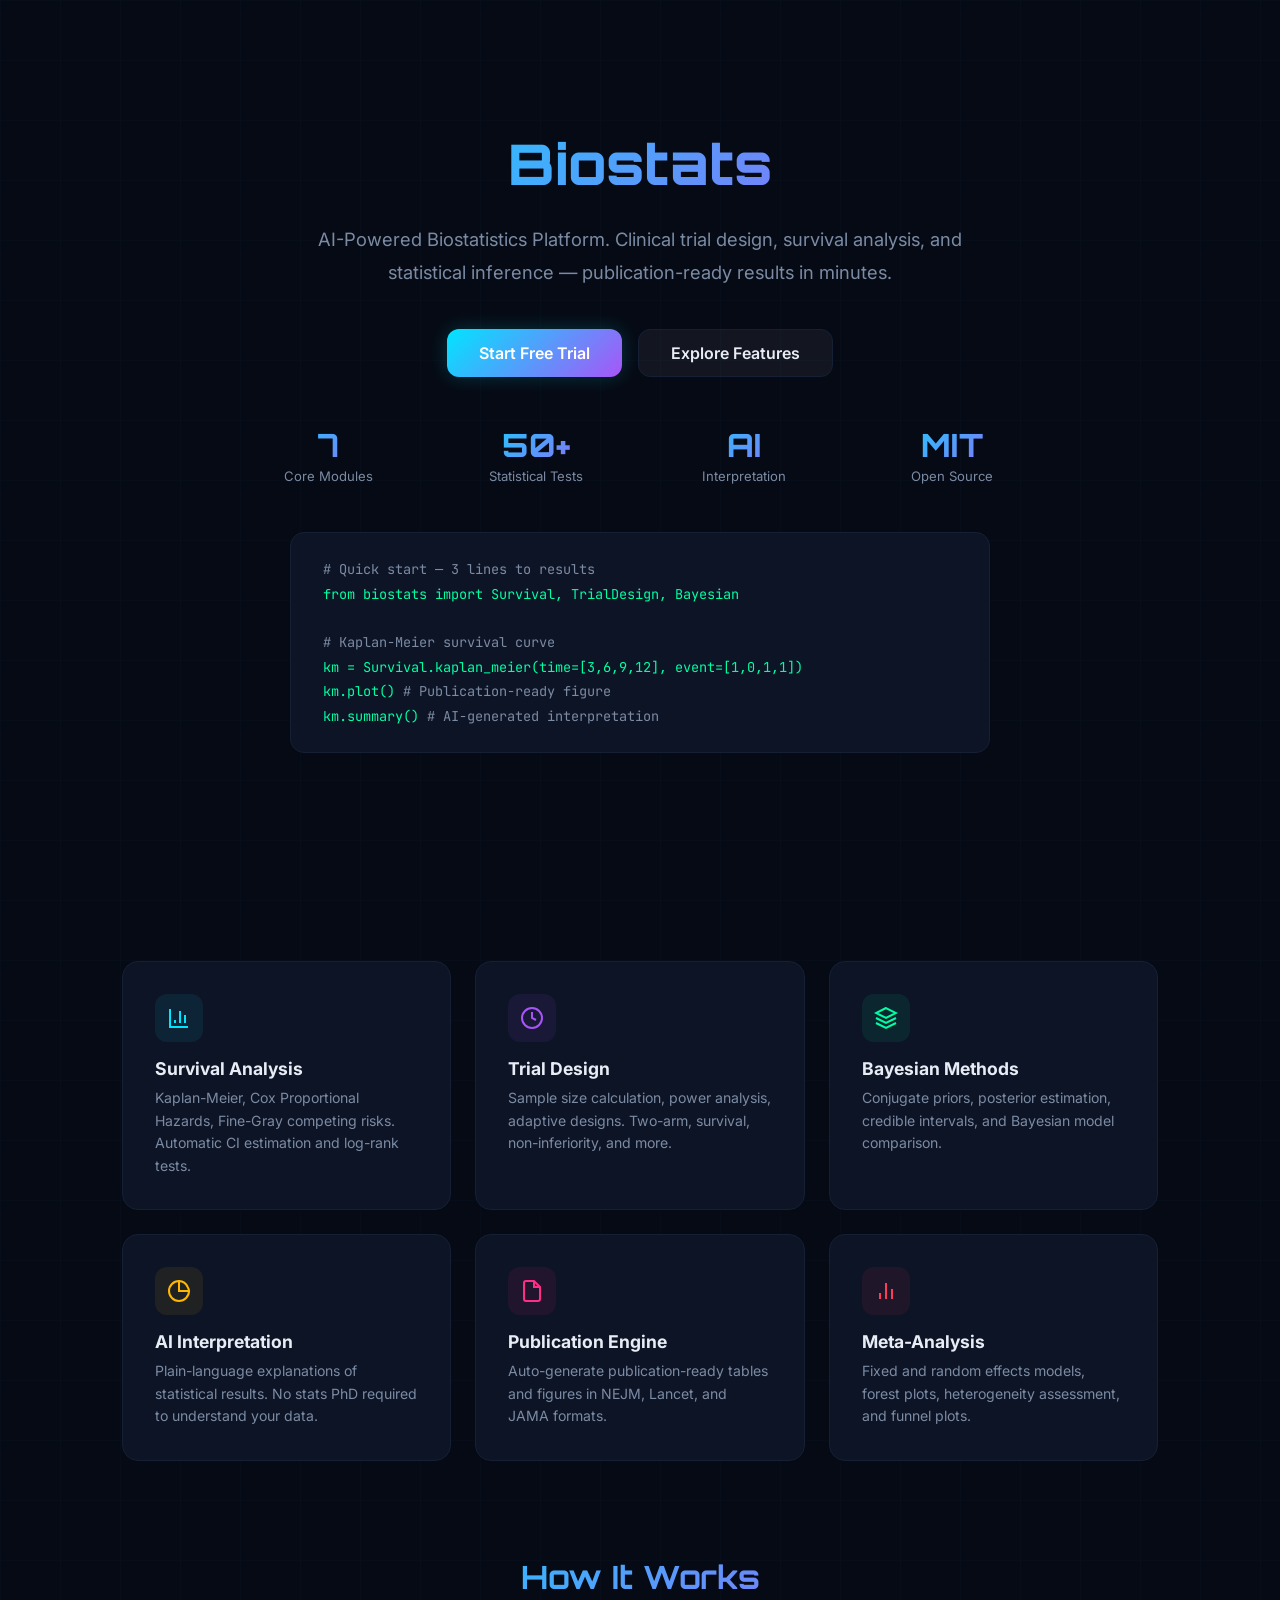
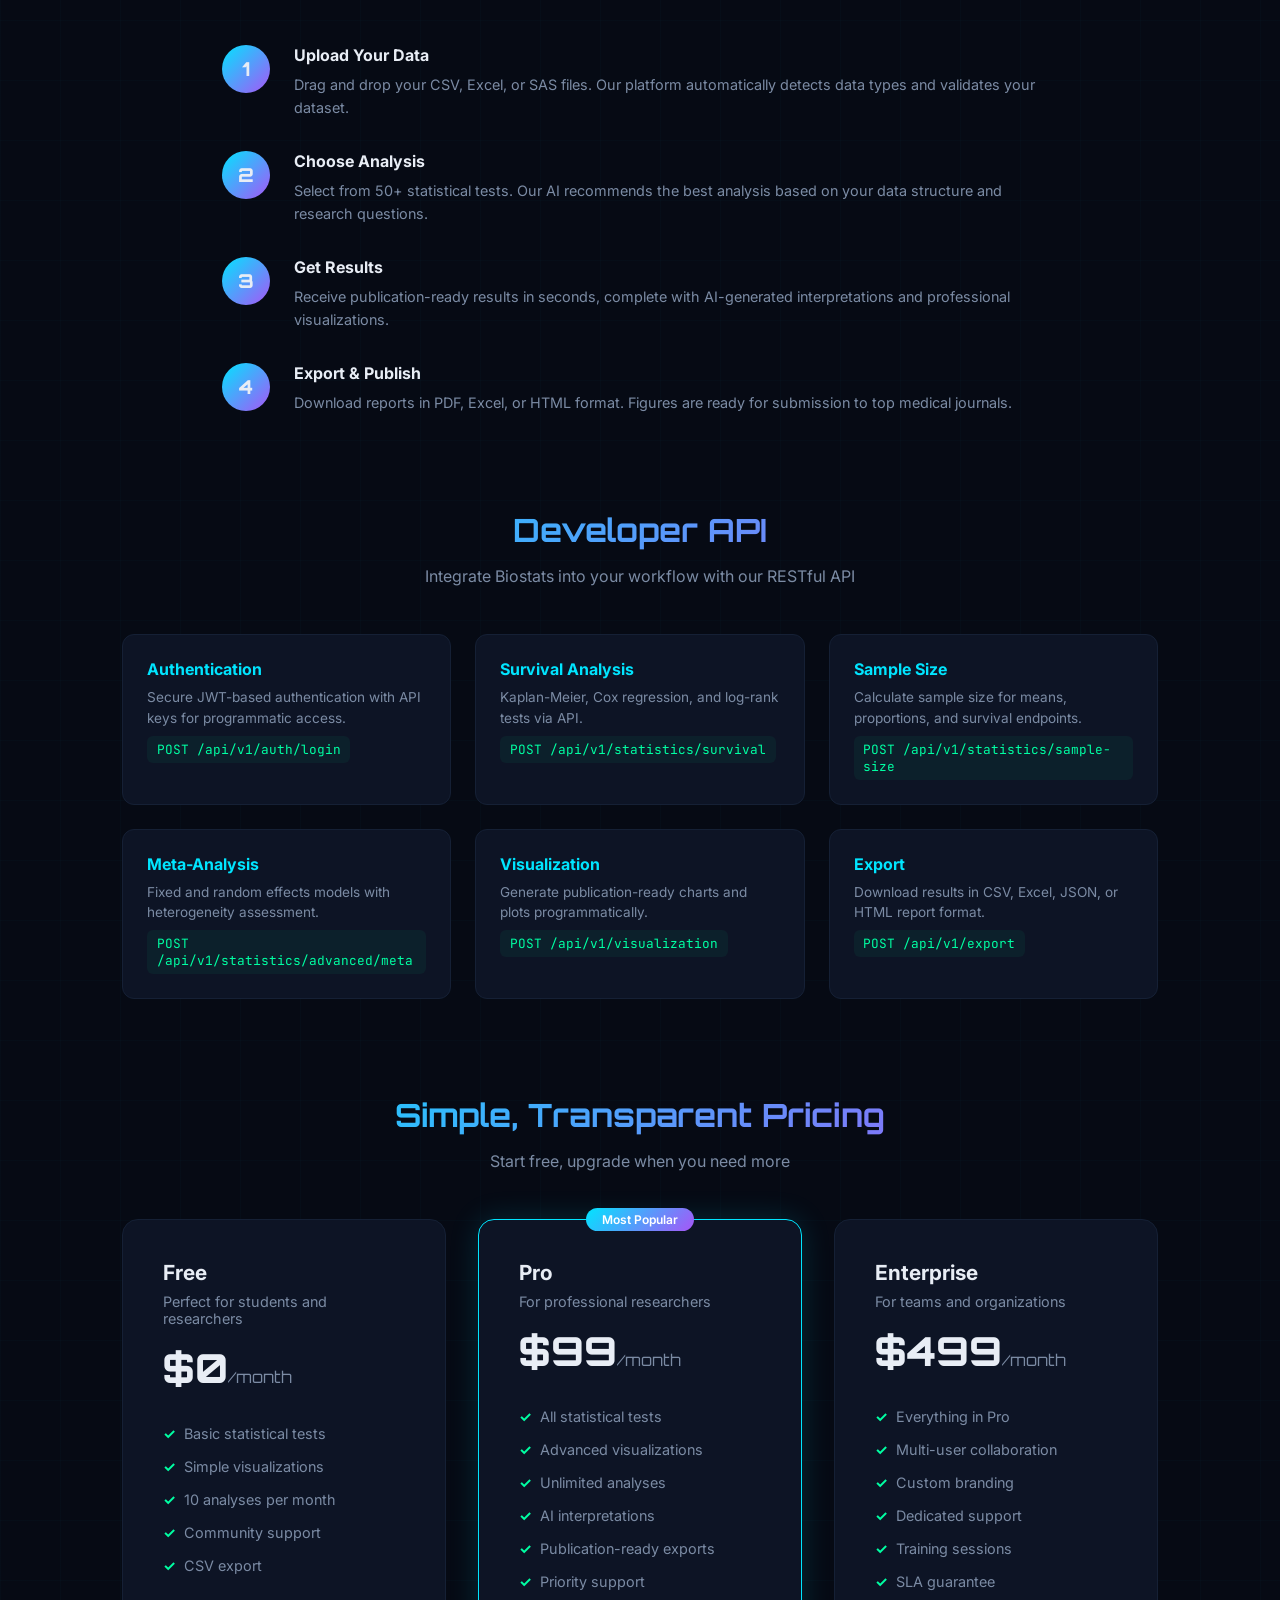
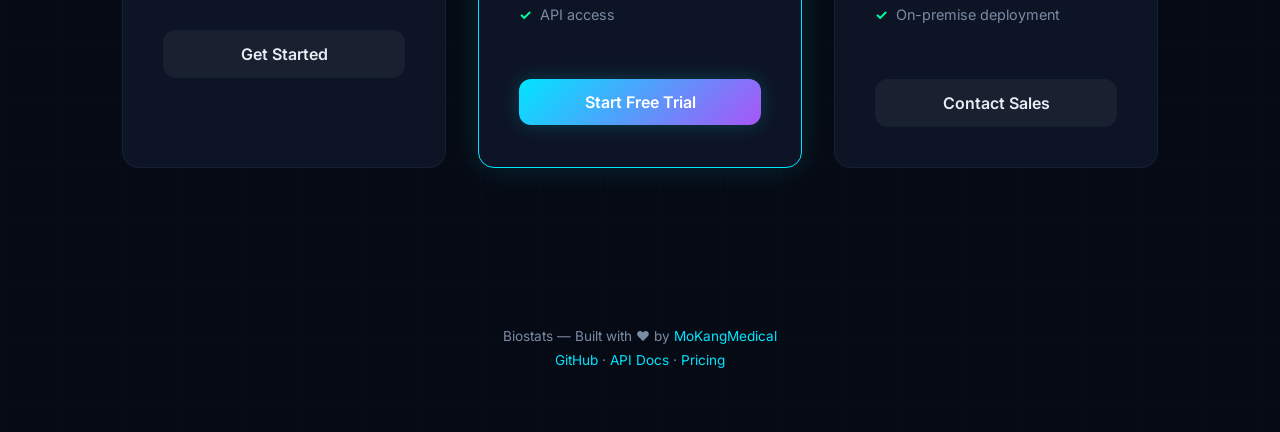
<file: docs/index.html>
<!DOCTYPE html>
<html lang="en">
<head>
<meta charset="UTF-8">
<meta name="viewport" content="width=device-width, initial-scale=1.0">
<title>Biostats — AI-Powered Biostatistics Platform</title>
<meta name="description" content="Clinical trial design, survival analysis, and statistical inference powered by AI. Publication-ready results in minutes.">
<link rel="preconnect" href="https://fonts.googleapis.com">
<link href="https://fonts.googleapis.com/css2?family=Inter:wght@400;500;600;700;800&family=JetBrains+Mono:wght@400;500&family=Orbitron:wght@500;700;800&display=swap" rel="stylesheet">
<style>
*{margin:0;padding:0;box-sizing:border-box}
:root{--bg:#060a14;--card:#0d1425;--border:#152035;--text:#e8edf5;--dim:#7b8ba4;--cyan:#00e5ff;--purple:#a855f7;--green:#00ffa3;--orange:#ffb800;--grad:linear-gradient(135deg,#00e5ff,#a855f7)}
body{background:var(--bg);color:var(--text);font-family:'Inter',sans-serif;min-height:100vh;background-image:linear-gradient(rgba(0,229,255,.015) 1px,transparent 1px),linear-gradient(90deg,rgba(0,229,255,.015) 1px,transparent 1px);background-size:60px 60px;-webkit-font-smoothing:antialiased}
.hero{text-align:center;padding:8rem 2rem 6rem;max-width:900px;margin:0 auto}
.hero h1{font-family:'Orbitron',sans-serif;font-size:clamp(2rem,5vw,3.5rem);font-weight:800;background:var(--grad);-webkit-background-clip:text;-webkit-text-fill-color:transparent;margin-bottom:1.5rem}
.hero p{color:var(--dim);font-size:1.15rem;line-height:1.8;max-width:650px;margin:0 auto 2.5rem}
.btn{display:inline-flex;align-items:center;gap:.5rem;padding:.8rem 2rem;border-radius:12px;font-size:1rem;font-weight:600;text-decoration:none;transition:all .3s;border:none;cursor:pointer}
.btn-primary{background:var(--grad);color:#fff;box-shadow:0 0 20px rgba(0,229,255,.2)}
.btn-primary:hover{transform:translateY(-2px);box-shadow:0 0 30px rgba(0,229,255,.35)}
.btn-ghost{background:rgba(255,255,255,.05);color:var(--text);border:1px solid var(--border)}
.btn-ghost:hover{border-color:var(--cyan)}
.features{display:grid;grid-template-columns:repeat(auto-fit,minmax(280px,1fr));gap:1.5rem;max-width:1100px;margin:4rem auto;padding:0 2rem}
.feature{background:var(--card);border:1px solid var(--border);border-radius:16px;padding:2rem;transition:all .3s}
.feature:hover{border-color:rgba(0,229,255,.2);transform:translateY(-3px);box-shadow:0 0 30px rgba(0,229,255,.05)}
.feature h3{font-size:1.1rem;margin-bottom:.5rem}
.feature p{color:var(--dim);font-size:.88rem;line-height:1.6}
.feature .ico{width:48px;height:48px;border-radius:12px;display:flex;align-items:center;justify-content:center;margin-bottom:1rem;font-size:1.3rem}
.code-block{background:var(--card);border:1px solid var(--border);border-radius:14px;padding:1.5rem 2rem;max-width:700px;margin:3rem auto;font-family:'JetBrains Mono',monospace;font-size:.85rem;color:var(--green);overflow-x:auto;text-align:left;line-height:1.8}
.code-block .comment{color:var(--dim)}
.stats{display:grid;grid-template-columns:repeat(4,1fr);gap:2rem;max-width:800px;margin:0 auto 3rem}
.stat-val{font-family:'Orbitron',sans-serif;font-size:2rem;font-weight:800;background:var(--grad);-webkit-background-clip:text;-webkit-text-fill-color:transparent}
.stat-lbl{font-size:.82rem;color:var(--dim);margin-top:.2rem}

/* Pricing Section */
.pricing{max-width:1100px;margin:6rem auto;padding:0 2rem}
.pricing h2{text-align:center;font-family:'Orbitron',sans-serif;font-size:2rem;margin-bottom:1rem;background:var(--grad);-webkit-background-clip:text;-webkit-text-fill-color:transparent}
.pricing>p{text-align:center;color:var(--dim);margin-bottom:3rem}
.pricing-grid{display:grid;grid-template-columns:repeat(auto-fit,minmax(300px,1fr));gap:2rem}
.price-card{background:var(--card);border:1px solid var(--border);border-radius:16px;padding:2.5rem;position:relative;transition:all .3s}
.price-card:hover{transform:translateY(-5px);box-shadow:0 0 40px rgba(0,229,255,.1)}
.price-card.popular{border-color:var(--cyan);box-shadow:0 0 30px rgba(0,229,255,.15)}
.price-card.popular::before{content:'Most Popular';position:absolute;top:-12px;left:50%;transform:translateX(-50%);background:var(--grad);color:#fff;padding:4px 16px;border-radius:20px;font-size:.75rem;font-weight:600}
.price-card h3{font-size:1.3rem;margin-bottom:.5rem}
.price-card .price{font-family:'Orbitron',sans-serif;font-size:2.5rem;font-weight:800;margin:1rem 0}
.price-card .price span{font-size:1rem;font-weight:400;color:var(--dim)}
.price-card .features-list{list-style:none;margin:1.5rem 0}
.price-card .features-list li{padding:.5rem 0;color:var(--dim);font-size:.9rem;display:flex;align-items:center;gap:.5rem}
.price-card .features-list li::before{content:'✓';color:var(--green);font-weight:bold}
.price-card .btn{width:100%;justify-content:center;margin-top:1.5rem}

/* API Section */
.api-section{max-width:1100px;margin:6rem auto;padding:0 2rem}
.api-section h2{text-align:center;font-family:'Orbitron',sans-serif;font-size:2rem;margin-bottom:1rem;background:var(--grad);-webkit-background-clip:text;-webkit-text-fill-color:transparent}
.api-section>p{text-align:center;color:var(--dim);margin-bottom:3rem}
.api-grid{display:grid;grid-template-columns:repeat(auto-fit,minmax(250px,1fr));gap:1.5rem}
.api-card{background:var(--card);border:1px solid var(--border);border-radius:12px;padding:1.5rem}
.api-card h4{color:var(--cyan);margin-bottom:.5rem;font-size:1rem}
.api-card p{color:var(--dim);font-size:.85rem;line-height:1.5}
.api-card .endpoint{font-family:'JetBrains Mono',monospace;font-size:.8rem;color:var(--green);background:rgba(0,255,163,.05);padding:.3rem .6rem;border-radius:6px;margin-top:.5rem;display:inline-block}

/* Workflow Section */
.workflow{max-width:900px;margin:6rem auto;padding:0 2rem}
.workflow h2{text-align:center;font-family:'Orbitron',sans-serif;font-size:2rem;margin-bottom:3rem;background:var(--grad);-webkit-background-clip:text;-webkit-text-fill-color:transparent}
.workflow-steps{display:flex;flex-direction:column;gap:2rem}
.workflow-step{display:flex;gap:1.5rem;align-items:flex-start}
.workflow-step .step-num{width:48px;height:48px;border-radius:50%;background:var(--grad);display:flex;align-items:center;justify-content:center;font-family:'Orbitron',sans-serif;font-weight:800;font-size:1.2rem;flex-shrink:0}
.workflow-step .step-content{flex:1}
.workflow-step h4{margin-bottom:.5rem}
.workflow-step p{color:var(--dim);font-size:.9rem;line-height:1.6}

footer{text-align:center;padding:4rem 2rem;color:var(--dim);font-size:.85rem}
footer a{color:var(--cyan);text-decoration:none}
footer a:hover{text-decoration:underline}

@media(max-width:768px){
  .stats{grid-template-columns:repeat(2,1fr)}
  .pricing-grid{grid-template-columns:1fr}
  .api-grid{grid-template-columns:1fr}
  .workflow-step{flex-direction:column;align-items:center;text-align:center}
}
</style>
</head>
<body>

<!-- Hero Section -->
<div class="hero">
  <h1>Biostats</h1>
  <p>AI-Powered Biostatistics Platform. Clinical trial design, survival analysis, and statistical inference — publication-ready results in minutes.</p>
  <div style="display:flex;gap:1rem;justify-content:center;flex-wrap:wrap;margin-bottom:3rem">
    <a href="#pricing" class="btn btn-primary">Start Free Trial</a>
    <a href="#features" class="btn btn-ghost">Explore Features</a>
  </div>
  <div class="stats">
    <div><div class="stat-val">7</div><div class="stat-lbl">Core Modules</div></div>
    <div><div class="stat-val">50+</div><div class="stat-lbl">Statistical Tests</div></div>
    <div><div class="stat-val">AI</div><div class="stat-lbl">Interpretation</div></div>
    <div><div class="stat-val">MIT</div><div class="stat-lbl">Open Source</div></div>
  </div>
  <div class="code-block">
    <span class="comment"># Quick start — 3 lines to results</span><br>
    from biostats import Survival, TrialDesign, Bayesian<br><br>
    <span class="comment"># Kaplan-Meier survival curve</span><br>
    km = Survival.kaplan_meier(time=[3,6,9,12], event=[1,0,1,1])<br>
    km.plot()  <span class="comment"># Publication-ready figure</span><br>
    km.summary()  <span class="comment"># AI-generated interpretation</span>
  </div>
</div>

<!-- Features Section -->
<div class="features" id="features">
  <div class="feature">
    <div class="ico" style="background:rgba(0,229,255,.08)">
      <svg width="24" height="24" viewBox="0 0 24 24" fill="none" stroke="#00e5ff" stroke-width="2"><path d="M3 3v18h18"/><path d="M18 17V9"/><path d="M13 17V5"/><path d="M8 17v-3"/></svg>
    </div>
    <h3>Survival Analysis</h3>
    <p>Kaplan-Meier, Cox Proportional Hazards, Fine-Gray competing risks. Automatic CI estimation and log-rank tests.</p>
  </div>
  <div class="feature">
    <div class="ico" style="background:rgba(168,85,247,.08)">
      <svg width="24" height="24" viewBox="0 0 24 24" fill="none" stroke="#a855f7" stroke-width="2"><circle cx="12" cy="12" r="10"/><path d="M12 6v6l4 2"/></svg>
    </div>
    <h3>Trial Design</h3>
    <p>Sample size calculation, power analysis, adaptive designs. Two-arm, survival, non-inferiority, and more.</p>
  </div>
  <div class="feature">
    <div class="ico" style="background:rgba(0,255,163,.08)">
      <svg width="24" height="24" viewBox="0 0 24 24" fill="none" stroke="#00ffa3" stroke-width="2"><path d="M12 2L2 7l10 5 10-5-10-5z"/><path d="M2 17l10 5 10-5"/><path d="M2 12l10 5 10-5"/></svg>
    </div>
    <h3>Bayesian Methods</h3>
    <p>Conjugate priors, posterior estimation, credible intervals, and Bayesian model comparison.</p>
  </div>
  <div class="feature">
    <div class="ico" style="background:rgba(255,184,0,.08)">
      <svg width="24" height="24" viewBox="0 0 24 24" fill="none" stroke="#ffb800" stroke-width="2"><path d="M12 2a10 10 0 1 0 10 10H12V2z"/><path d="M20.66 8A10 10 0 0 0 12 2v10h10a10 10 0 0 0-1.34-4z"/></svg>
    </div>
    <h3>AI Interpretation</h3>
    <p>Plain-language explanations of statistical results. No stats PhD required to understand your data.</p>
  </div>
  <div class="feature">
    <div class="ico" style="background:rgba(255,45,135,.08)">
      <svg width="24" height="24" viewBox="0 0 24 24" fill="none" stroke="#ff2d87" stroke-width="2"><path d="M14 2H6a2 2 0 0 0-2 2v16a2 2 0 0 0 2 2h12a2 2 0 0 0 2-2V8z"/><polyline points="14 2 14 8 20 8"/></svg>
    </div>
    <h3>Publication Engine</h3>
    <p>Auto-generate publication-ready tables and figures in NEJM, Lancet, and JAMA formats.</p>
  </div>
  <div class="feature">
    <div class="ico" style="background:rgba(255,59,92,.08)">
      <svg width="24" height="24" viewBox="0 0 24 24" fill="none" stroke="#ff3b5c" stroke-width="2"><line x1="18" y1="20" x2="18" y2="10"/><line x1="12" y1="20" x2="12" y2="4"/><line x1="6" y1="20" x2="6" y2="14"/></svg>
    </div>
    <h3>Meta-Analysis</h3>
    <p>Fixed and random effects models, forest plots, heterogeneity assessment, and funnel plots.</p>
  </div>
</div>

<!-- Workflow Section -->
<div class="workflow" id="workflow">
  <h2>How It Works</h2>
  <div class="workflow-steps">
    <div class="workflow-step">
      <div class="step-num">1</div>
      <div class="step-content">
        <h4>Upload Your Data</h4>
        <p>Drag and drop your CSV, Excel, or SAS files. Our platform automatically detects data types and validates your dataset.</p>
      </div>
    </div>
    <div class="workflow-step">
      <div class="step-num">2</div>
      <div class="step-content">
        <h4>Choose Analysis</h4>
        <p>Select from 50+ statistical tests. Our AI recommends the best analysis based on your data structure and research questions.</p>
      </div>
    </div>
    <div class="workflow-step">
      <div class="step-num">3</div>
      <div class="step-content">
        <h4>Get Results</h4>
        <p>Receive publication-ready results in seconds, complete with AI-generated interpretations and professional visualizations.</p>
      </div>
    </div>
    <div class="workflow-step">
      <div class="step-num">4</div>
      <div class="step-content">
        <h4>Export & Publish</h4>
        <p>Download reports in PDF, Excel, or HTML format. Figures are ready for submission to top medical journals.</p>
      </div>
    </div>
  </div>
</div>

<!-- API Section -->
<div class="api-section" id="api">
  <h2>Developer API</h2>
  <p>Integrate Biostats into your workflow with our RESTful API</p>
  <div class="api-grid">
    <div class="api-card">
      <h4>Authentication</h4>
      <p>Secure JWT-based authentication with API keys for programmatic access.</p>
      <div class="endpoint">POST /api/v1/auth/login</div>
    </div>
    <div class="api-card">
      <h4>Survival Analysis</h4>
      <p>Kaplan-Meier, Cox regression, and log-rank tests via API.</p>
      <div class="endpoint">POST /api/v1/statistics/survival</div>
    </div>
    <div class="api-card">
      <h4>Sample Size</h4>
      <p>Calculate sample size for means, proportions, and survival endpoints.</p>
      <div class="endpoint">POST /api/v1/statistics/sample-size</div>
    </div>
    <div class="api-card">
      <h4>Meta-Analysis</h4>
      <p>Fixed and random effects models with heterogeneity assessment.</p>
      <div class="endpoint">POST /api/v1/statistics/advanced/meta</div>
    </div>
    <div class="api-card">
      <h4>Visualization</h4>
      <p>Generate publication-ready charts and plots programmatically.</p>
      <div class="endpoint">POST /api/v1/visualization</div>
    </div>
    <div class="api-card">
      <h4>Export</h4>
      <p>Download results in CSV, Excel, JSON, or HTML report format.</p>
      <div class="endpoint">POST /api/v1/export</div>
    </div>
  </div>
</div>

<!-- Pricing Section -->
<div class="pricing" id="pricing">
  <h2>Simple, Transparent Pricing</h2>
  <p>Start free, upgrade when you need more</p>
  <div class="pricing-grid">
    <div class="price-card">
      <h3>Free</h3>
      <p style="color:var(--dim);font-size:.9rem">Perfect for students and researchers</p>
      <div class="price">$0<span>/month</span></div>
      <ul class="features-list">
        <li>Basic statistical tests</li>
        <li>Simple visualizations</li>
        <li>10 analyses per month</li>
        <li>Community support</li>
        <li>CSV export</li>
      </ul>
      <a href="https://github.com/MoKangMedical/Biostats" class="btn btn-ghost">Get Started</a>
    </div>
    <div class="price-card popular">
      <h3>Pro</h3>
      <p style="color:var(--dim);font-size:.9rem">For professional researchers</p>
      <div class="price">$99<span>/month</span></div>
      <ul class="features-list">
        <li>All statistical tests</li>
        <li>Advanced visualizations</li>
        <li>Unlimited analyses</li>
        <li>AI interpretations</li>
        <li>Publication-ready exports</li>
        <li>Priority support</li>
        <li>API access</li>
      </ul>
      <a href="#" class="btn btn-primary">Start Free Trial</a>
    </div>
    <div class="price-card">
      <h3>Enterprise</h3>
      <p style="color:var(--dim);font-size:.9rem">For teams and organizations</p>
      <div class="price">$499<span>/month</span></div>
      <ul class="features-list">
        <li>Everything in Pro</li>
        <li>Multi-user collaboration</li>
        <li>Custom branding</li>
        <li>Dedicated support</li>
        <li>Training sessions</li>
        <li>SLA guarantee</li>
        <li>On-premise deployment</li>
      </ul>
      <a href="#" class="btn btn-ghost">Contact Sales</a>
    </div>
  </div>
</div>

<!-- Footer -->
<footer>
  <p>Biostats — Built with ❤️ by <a href="https://github.com/MoKangMedical">MoKangMedical</a></p>
  <p style="margin-top:.5rem">
    <a href="https://github.com/MoKangMedical/Biostats">GitHub</a> · 
    <a href="https://github.com/MoKangMedical/Biostats/tree/main/backend">API Docs</a> · 
    <a href="#pricing">Pricing</a>
  </p>
</footer>

</body>
</html>
</file>
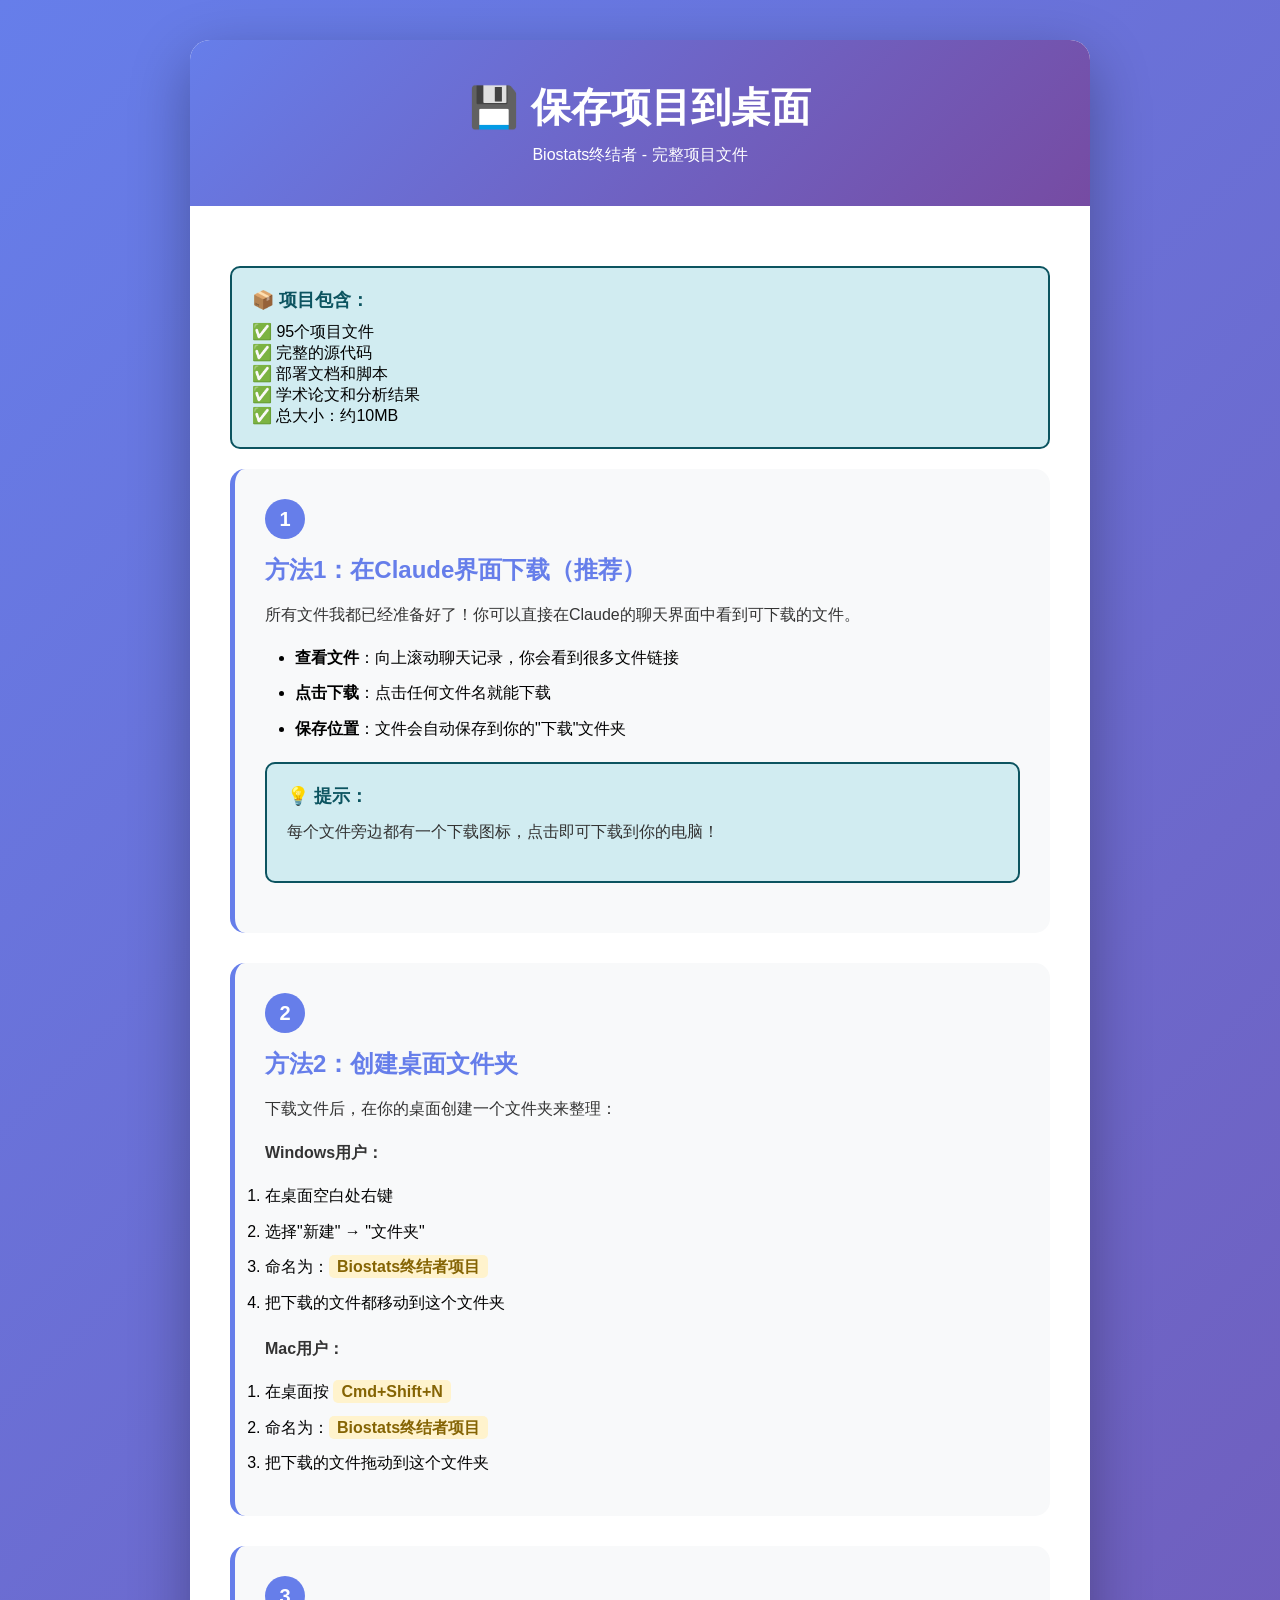
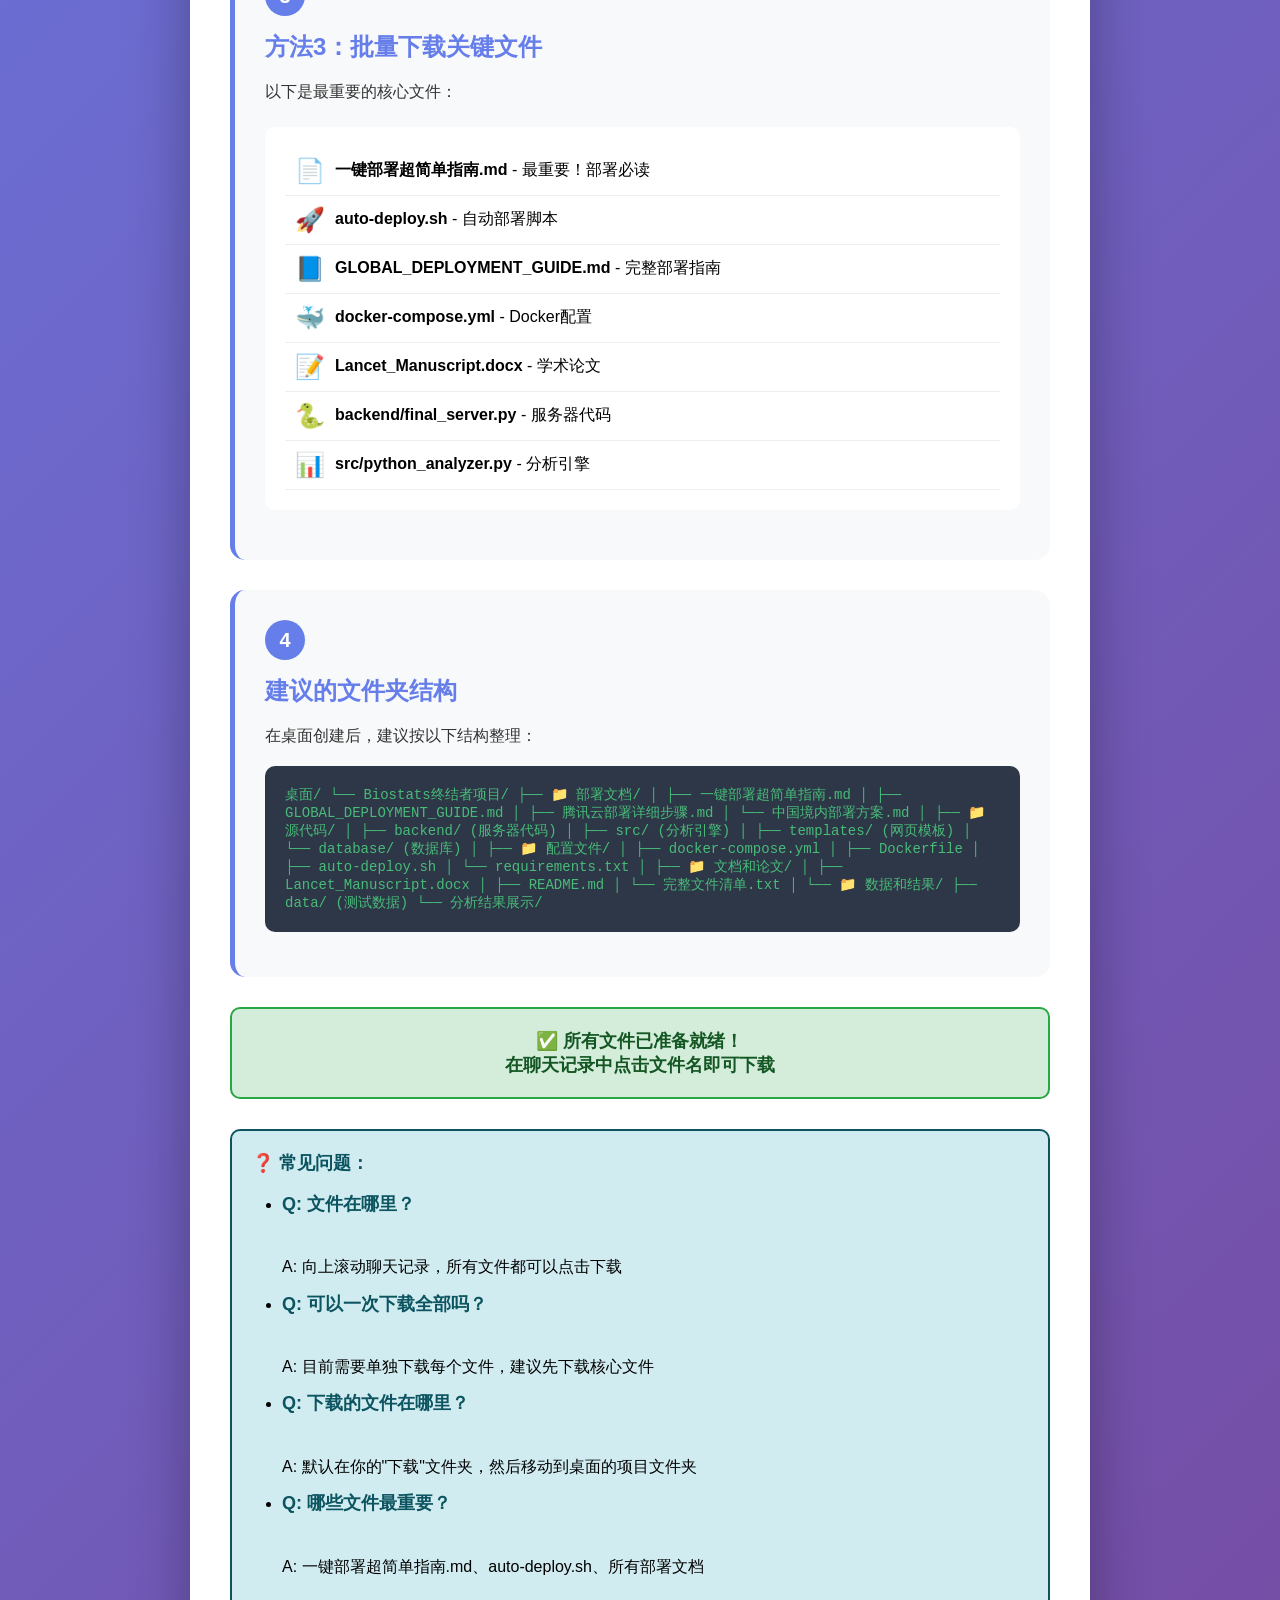
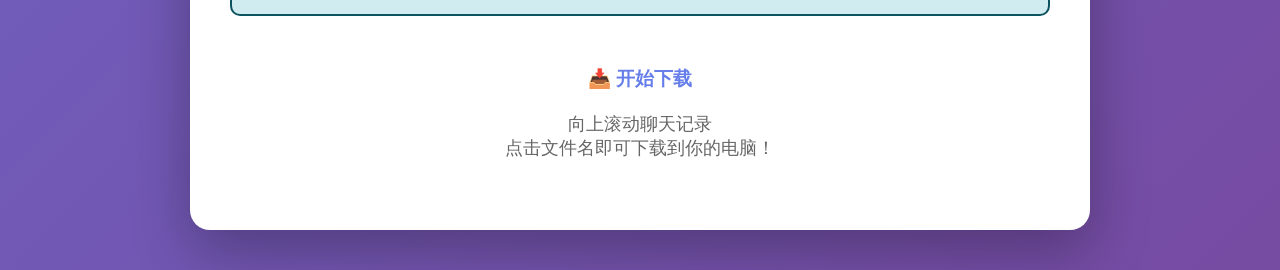
<file: 📥保存到桌面指南.html>
<!DOCTYPE html>
<html lang="zh-CN">
<head>
    <meta charset="UTF-8">
    <meta name="viewport" content="width=device-width, initial-scale=1.0">
    <title>保存到桌面 - Biostats终结者项目</title>
    <style>
        * {
            margin: 0;
            padding: 0;
            box-sizing: border-box;
        }
        body {
            font-family: -apple-system, BlinkMacSystemFont, "Segoe UI", "Microsoft YaHei", Arial, sans-serif;
            background: linear-gradient(135deg, #667eea 0%, #764ba2 100%);
            min-height: 100vh;
            padding: 40px 20px;
        }
        .container {
            max-width: 900px;
            margin: 0 auto;
            background: white;
            border-radius: 20px;
            box-shadow: 0 20px 60px rgba(0,0,0,0.3);
            overflow: hidden;
        }
        .header {
            background: linear-gradient(135deg, #667eea, #764ba2);
            color: white;
            padding: 40px;
            text-align: center;
        }
        .header h1 {
            font-size: 2.5em;
            margin-bottom: 10px;
        }
        .content {
            padding: 40px;
        }
        .step {
            background: #f8f9fa;
            padding: 30px;
            border-radius: 15px;
            margin-bottom: 30px;
            border-left: 5px solid #667eea;
        }
        .step-number {
            display: inline-block;
            background: #667eea;
            color: white;
            width: 40px;
            height: 40px;
            border-radius: 50%;
            text-align: center;
            line-height: 40px;
            font-size: 20px;
            font-weight: bold;
            margin-bottom: 15px;
        }
        .step h3 {
            color: #667eea;
            margin-bottom: 15px;
            font-size: 1.5em;
        }
        .step p {
            color: #333;
            line-height: 1.8;
            font-size: 16px;
            margin-bottom: 15px;
        }
        .code-box {
            background: #2d3748;
            color: #48bb78;
            padding: 20px;
            border-radius: 10px;
            font-family: 'Courier New', monospace;
            font-size: 14px;
            overflow-x: auto;
            margin: 15px 0;
        }
        .highlight {
            background: #fff3cd;
            padding: 3px 8px;
            border-radius: 5px;
            font-weight: bold;
            color: #856404;
        }
        .info-box {
            background: #d1ecf1;
            border: 2px solid #0c5460;
            border-radius: 10px;
            padding: 20px;
            margin: 20px 0;
        }
        .info-box strong {
            color: #0c5460;
            display: block;
            margin-bottom: 10px;
            font-size: 18px;
        }
        .file-list {
            background: white;
            padding: 20px;
            border-radius: 10px;
            margin: 20px 0;
        }
        .file-item {
            padding: 10px;
            border-bottom: 1px solid #eee;
            display: flex;
            align-items: center;
        }
        .file-icon {
            font-size: 24px;
            margin-right: 10px;
        }
        .success {
            background: #d4edda;
            border: 2px solid #28a745;
            color: #155724;
            padding: 20px;
            border-radius: 10px;
            text-align: center;
            font-size: 18px;
            font-weight: bold;
            margin: 30px 0;
        }
        .button {
            display: inline-block;
            background: #667eea;
            color: white;
            padding: 15px 30px;
            border-radius: 10px;
            text-decoration: none;
            font-weight: bold;
            margin: 10px 5px;
            transition: all 0.3s;
        }
        .button:hover {
            background: #764ba2;
            transform: translateY(-2px);
        }
        ul {
            margin: 15px 0;
            padding-left: 30px;
        }
        li {
            margin: 10px 0;
            line-height: 1.6;
        }
    </style>
</head>
<body>
    <div class="container">
        <div class="header">
            <h1>💾 保存项目到桌面</h1>
            <p>Biostats终结者 - 完整项目文件</p>
        </div>
        
        <div class="content">
            <div class="info-box">
                <strong>📦 项目包含：</strong>
                <p>✅ 95个项目文件</p>
                <p>✅ 完整的源代码</p>
                <p>✅ 部署文档和脚本</p>
                <p>✅ 学术论文和分析结果</p>
                <p>✅ 总大小：约10MB</p>
            </div>

            <div class="step">
                <div class="step-number">1</div>
                <h3>方法1：在Claude界面下载（推荐）</h3>
                <p>所有文件我都已经准备好了！你可以直接在Claude的聊天界面中看到可下载的文件。</p>
                
                <ul>
                    <li><strong>查看文件</strong>：向上滚动聊天记录，你会看到很多文件链接</li>
                    <li><strong>点击下载</strong>：点击任何文件名就能下载</li>
                    <li><strong>保存位置</strong>：文件会自动保存到你的"下载"文件夹</li>
                </ul>

                <div class="info-box">
                    <strong>💡 提示：</strong>
                    <p>每个文件旁边都有一个下载图标，点击即可下载到你的电脑！</p>
                </div>
            </div>

            <div class="step">
                <div class="step-number">2</div>
                <h3>方法2：创建桌面文件夹</h3>
                <p>下载文件后，在你的桌面创建一个文件夹来整理：</p>
                
                <p><strong>Windows用户：</strong></p>
                <ol>
                    <li>在桌面空白处右键</li>
                    <li>选择"新建" → "文件夹"</li>
                    <li>命名为：<span class="highlight">Biostats终结者项目</span></li>
                    <li>把下载的文件都移动到这个文件夹</li>
                </ol>

                <p style="margin-top: 20px;"><strong>Mac用户：</strong></p>
                <ol>
                    <li>在桌面按 <span class="highlight">Cmd+Shift+N</span></li>
                    <li>命名为：<span class="highlight">Biostats终结者项目</span></li>
                    <li>把下载的文件拖动到这个文件夹</li>
                </ol>
            </div>

            <div class="step">
                <div class="step-number">3</div>
                <h3>方法3：批量下载关键文件</h3>
                <p>以下是最重要的核心文件：</p>
                
                <div class="file-list">
                    <div class="file-item">
                        <span class="file-icon">📄</span>
                        <span><strong>一键部署超简单指南.md</strong> - 最重要！部署必读</span>
                    </div>
                    <div class="file-item">
                        <span class="file-icon">🚀</span>
                        <span><strong>auto-deploy.sh</strong> - 自动部署脚本</span>
                    </div>
                    <div class="file-item">
                        <span class="file-icon">📘</span>
                        <span><strong>GLOBAL_DEPLOYMENT_GUIDE.md</strong> - 完整部署指南</span>
                    </div>
                    <div class="file-item">
                        <span class="file-icon">🐳</span>
                        <span><strong>docker-compose.yml</strong> - Docker配置</span>
                    </div>
                    <div class="file-item">
                        <span class="file-icon">📝</span>
                        <span><strong>Lancet_Manuscript.docx</strong> - 学术论文</span>
                    </div>
                    <div class="file-item">
                        <span class="file-icon">🐍</span>
                        <span><strong>backend/final_server.py</strong> - 服务器代码</span>
                    </div>
                    <div class="file-item">
                        <span class="file-icon">📊</span>
                        <span><strong>src/python_analyzer.py</strong> - 分析引擎</span>
                    </div>
                </div>
            </div>

            <div class="step">
                <div class="step-number">4</div>
                <h3>建议的文件夹结构</h3>
                <p>在桌面创建后，建议按以下结构整理：</p>
                
                <div class="code-box">
桌面/
└── Biostats终结者项目/
    ├── 📁 部署文档/
    │   ├── 一键部署超简单指南.md
    │   ├── GLOBAL_DEPLOYMENT_GUIDE.md
    │   ├── 腾讯云部署详细步骤.md
    │   └── 中国境内部署方案.md
    │
    ├── 📁 源代码/
    │   ├── backend/ (服务器代码)
    │   ├── src/ (分析引擎)
    │   ├── templates/ (网页模板)
    │   └── database/ (数据库)
    │
    ├── 📁 配置文件/
    │   ├── docker-compose.yml
    │   ├── Dockerfile
    │   ├── auto-deploy.sh
    │   └── requirements.txt
    │
    ├── 📁 文档和论文/
    │   ├── Lancet_Manuscript.docx
    │   ├── README.md
    │   └── 完整文件清单.txt
    │
    └── 📁 数据和结果/
        ├── data/ (测试数据)
        └── 分析结果展示/
                </div>
            </div>

            <div class="success">
                ✅ 所有文件已准备就绪！
                <br>
                在聊天记录中点击文件名即可下载
            </div>

            <div class="info-box">
                <strong>❓ 常见问题：</strong>
                <ul>
                    <li><strong>Q: 文件在哪里？</strong><br>
                        A: 向上滚动聊天记录，所有文件都可以点击下载</li>
                    
                    <li><strong>Q: 可以一次下载全部吗？</strong><br>
                        A: 目前需要单独下载每个文件，建议先下载核心文件</li>
                    
                    <li><strong>Q: 下载的文件在哪里？</strong><br>
                        A: 默认在你的"下载"文件夹，然后移动到桌面的项目文件夹</li>
                    
                    <li><strong>Q: 哪些文件最重要？</strong><br>
                        A: 一键部署超简单指南.md、auto-deploy.sh、所有部署文档</li>
                </ul>
            </div>

            <div style="text-align: center; padding: 30px 0;">
                <h3 style="color: #667eea; margin-bottom: 20px;">📥 开始下载</h3>
                <p style="font-size: 18px; color: #666;">
                    向上滚动聊天记录<br>
                    点击文件名即可下载到你的电脑！
                </p>
            </div>
        </div>
    </div>
</body>
</html>
</file>
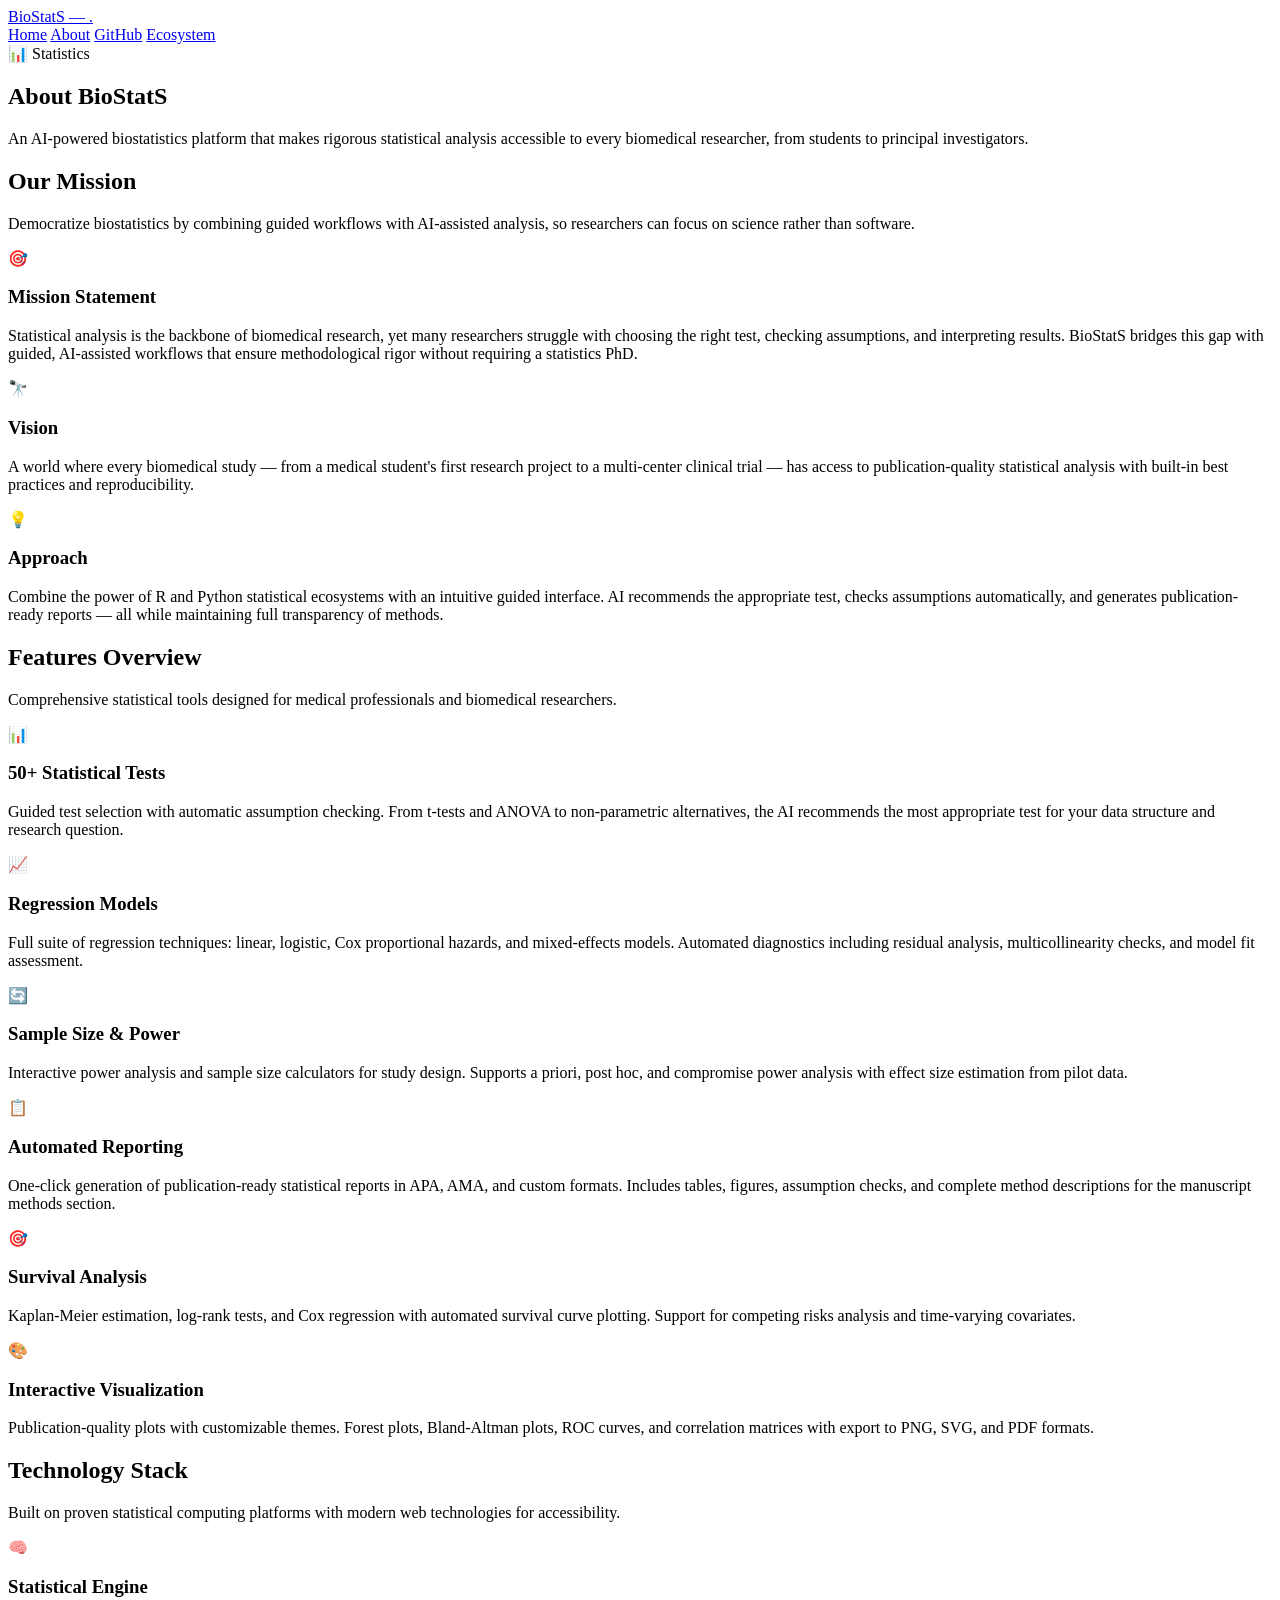
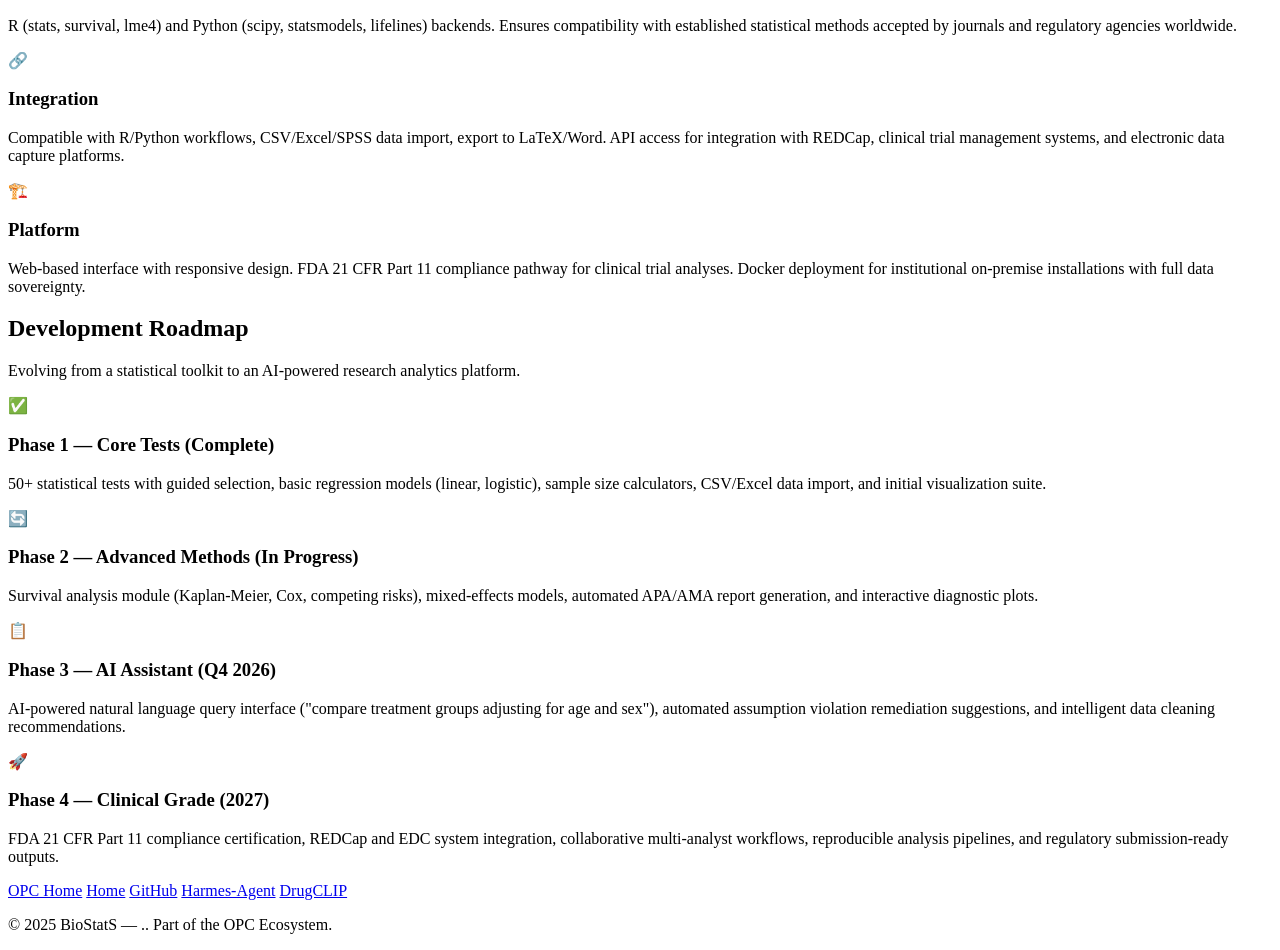
<file: docs/about.html>
<!DOCTYPE html>
<html lang="en">
<head>
<meta charset="UTF-8">
<meta name="viewport" content="width=device-width, initial-scale=1.0">
<title>About — BioStatS | Biostatistics Platform</title>
<meta name="description" content="Learn about BioStatS: AI-powered biostatistics platform for biomedical research with 50+ statistical tests and automated reporting.">
<link rel="stylesheet" href="https://mokangmedical.github.io/opc-homepage/shared-design-system.css">
<link rel="icon" href="data:image/svg+xml,<svg xmlns='http://www.w3.org/2000/svg' viewBox='0 0 100 100'><text y='.9em' font-size='90'>📊</text></svg>">
</head>
<body>
<nav class="eco-nav">
<a class="nav-brand" href="https://mokangmedical.github.io/opc-homepage/">BioStatS — .</a>
<div class="nav-links">
<a href="index.html">Home</a>
<a href="about.html">About</a>
<a href="https://github.com/BioStatS — ./biostats-">GitHub</a>
<a href="https://mokangmedical.github.io/opc-homepage/">Ecosystem</a>
</div>
</nav>

<section class="hero">
<div class="badge">📊 Statistics</div>
<h1>About BioStatS</h1>
<p class="subtitle">An AI-powered biostatistics platform that makes rigorous statistical analysis accessible to every biomedical researcher, from students to principal investigators.</p>
</section>

<section class="section">
<h2 class="section-title">Our Mission</h2>
<p class="section-desc">Democratize biostatistics by combining guided workflows with AI-assisted analysis, so researchers can focus on science rather than software.</p>
<div class="card-grid">
<div class="card fade-up">
<div class="card-icon">🎯</div>
<h3>Mission Statement</h3>
<p>Statistical analysis is the backbone of biomedical research, yet many researchers struggle with choosing the right test, checking assumptions, and interpreting results. BioStatS bridges this gap with guided, AI-assisted workflows that ensure methodological rigor without requiring a statistics PhD.</p>
</div>
<div class="card fade-up">
<div class="card-icon">🔭</div>
<h3>Vision</h3>
<p>A world where every biomedical study — from a medical student's first research project to a multi-center clinical trial — has access to publication-quality statistical analysis with built-in best practices and reproducibility.</p>
</div>
<div class="card fade-up">
<div class="card-icon">💡</div>
<h3>Approach</h3>
<p>Combine the power of R and Python statistical ecosystems with an intuitive guided interface. AI recommends the appropriate test, checks assumptions automatically, and generates publication-ready reports — all while maintaining full transparency of methods.</p>
</div>
</div>
</section>

<section class="section">
<h2 class="section-title">Features Overview</h2>
<p class="section-desc">Comprehensive statistical tools designed for medical professionals and biomedical researchers.</p>
<div class="card-grid">
<div class="card fade-up">
<div class="card-icon">📊</div>
<h3>50+ Statistical Tests</h3>
<p>Guided test selection with automatic assumption checking. From t-tests and ANOVA to non-parametric alternatives, the AI recommends the most appropriate test for your data structure and research question.</p>
</div>
<div class="card fade-up">
<div class="card-icon">📈</div>
<h3>Regression Models</h3>
<p>Full suite of regression techniques: linear, logistic, Cox proportional hazards, and mixed-effects models. Automated diagnostics including residual analysis, multicollinearity checks, and model fit assessment.</p>
</div>
<div class="card fade-up">
<div class="card-icon">🔄</div>
<h3>Sample Size & Power</h3>
<p>Interactive power analysis and sample size calculators for study design. Supports a priori, post hoc, and compromise power analysis with effect size estimation from pilot data.</p>
</div>
<div class="card fade-up">
<div class="card-icon">📋</div>
<h3>Automated Reporting</h3>
<p>One-click generation of publication-ready statistical reports in APA, AMA, and custom formats. Includes tables, figures, assumption checks, and complete method descriptions for the manuscript methods section.</p>
</div>
<div class="card fade-up">
<div class="card-icon">🎯</div>
<h3>Survival Analysis</h3>
<p>Kaplan-Meier estimation, log-rank tests, and Cox regression with automated survival curve plotting. Support for competing risks analysis and time-varying covariates.</p>
</div>
<div class="card fade-up">
<div class="card-icon">🎨</div>
<h3>Interactive Visualization</h3>
<p>Publication-quality plots with customizable themes. Forest plots, Bland-Altman plots, ROC curves, and correlation matrices with export to PNG, SVG, and PDF formats.</p>
</div>
</div>
</section>

<section class="section">
<h2 class="section-title">Technology Stack</h2>
<p class="section-desc">Built on proven statistical computing platforms with modern web technologies for accessibility.</p>
<div class="card-grid">
<div class="card fade-up">
<div class="card-icon">🧠</div>
<h3>Statistical Engine</h3>
<p>R (stats, survival, lme4) and Python (scipy, statsmodels, lifelines) backends. Ensures compatibility with established statistical methods accepted by journals and regulatory agencies worldwide.</p>
</div>
<div class="card fade-up">
<div class="card-icon">🔗</div>
<h3>Integration</h3>
<p>Compatible with R/Python workflows, CSV/Excel/SPSS data import, export to LaTeX/Word. API access for integration with REDCap, clinical trial management systems, and electronic data capture platforms.</p>
</div>
<div class="card fade-up">
<div class="card-icon">🏗️</div>
<h3>Platform</h3>
<p>Web-based interface with responsive design. FDA 21 CFR Part 11 compliance pathway for clinical trial analyses. Docker deployment for institutional on-premise installations with full data sovereignty.</p>
</div>
</div>
</section>

<section class="section">
<h2 class="section-title">Development Roadmap</h2>
<p class="section-desc">Evolving from a statistical toolkit to an AI-powered research analytics platform.</p>
<div class="card-grid">
<div class="card fade-up">
<div class="card-icon">✅</div>
<h3>Phase 1 — Core Tests (Complete)</h3>
<p>50+ statistical tests with guided selection, basic regression models (linear, logistic), sample size calculators, CSV/Excel data import, and initial visualization suite.</p>
</div>
<div class="card fade-up">
<div class="card-icon">🔄</div>
<h3>Phase 2 — Advanced Methods (In Progress)</h3>
<p>Survival analysis module (Kaplan-Meier, Cox, competing risks), mixed-effects models, automated APA/AMA report generation, and interactive diagnostic plots.</p>
</div>
<div class="card fade-up">
<div class="card-icon">📋</div>
<h3>Phase 3 — AI Assistant (Q4 2026)</h3>
<p>AI-powered natural language query interface ("compare treatment groups adjusting for age and sex"), automated assumption violation remediation suggestions, and intelligent data cleaning recommendations.</p>
</div>
<div class="card fade-up">
<div class="card-icon">🚀</div>
<h3>Phase 4 — Clinical Grade (2027)</h3>
<p>FDA 21 CFR Part 11 compliance certification, REDCap and EDC system integration, collaborative multi-analyst workflows, reproducible analysis pipelines, and regulatory submission-ready outputs.</p>
</div>
</div>
</section>

<footer class="footer">
<div class="footer-links">
<a href="https://mokangmedical.github.io/opc-homepage/">OPC Home</a>
<a href="index.html">Home</a>
<a href="https://github.com/BioStatS — ./biostats-">GitHub</a>
<a href="https://mokangmedical.github.io/Harmes-Agent/">Harmes-Agent</a>
<a href="https://mokangmedical.github.io/drugclip-paper/">DrugCLIP</a>
</div>
<p>&copy; 2025 BioStatS — .. Part of the OPC Ecosystem.</p>
</footer>
</body>
</html>
</file>
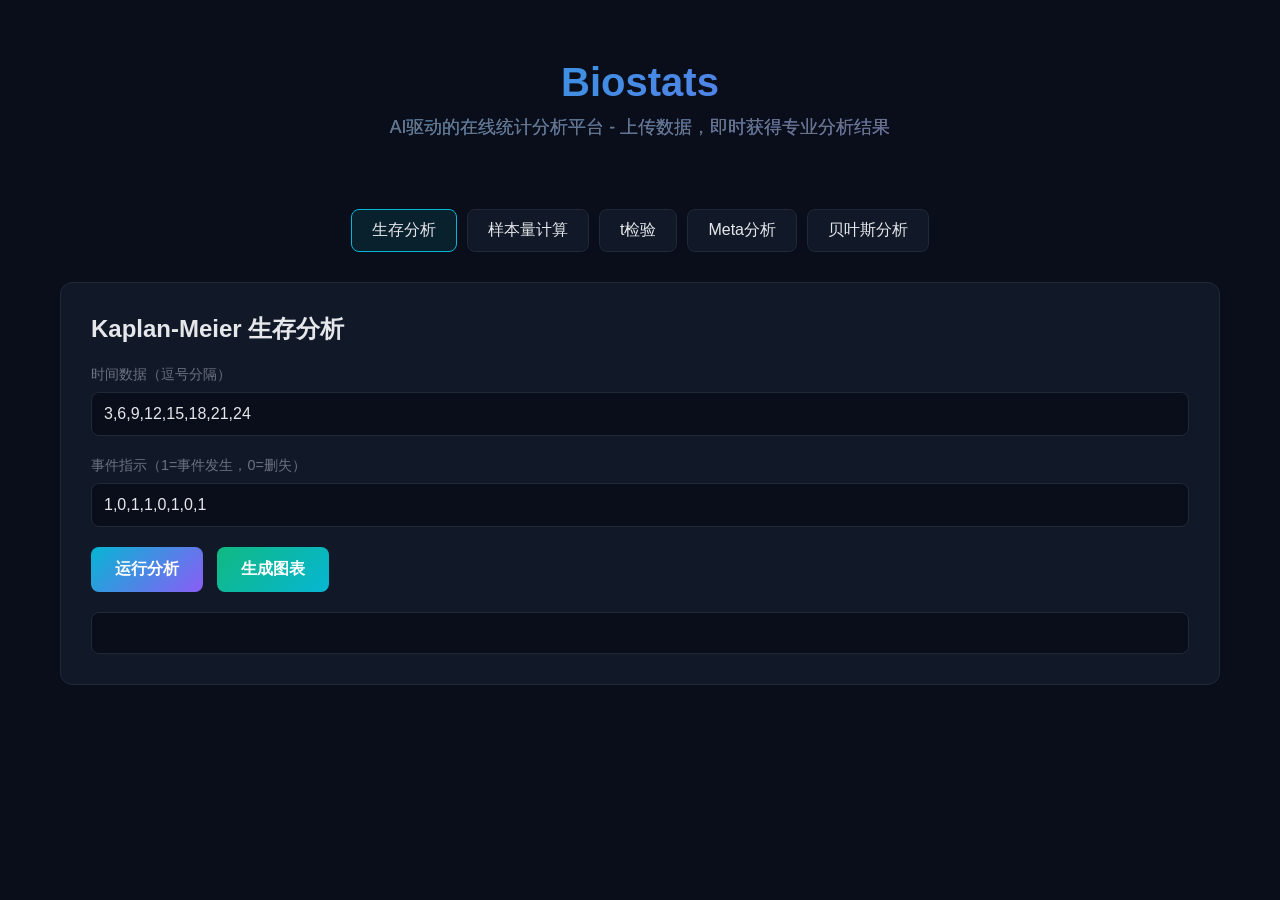
<file: frontend/app.html>
<!DOCTYPE html>
<html lang="zh-CN">
<head>
<meta charset="UTF-8">
<meta name="viewport" content="width=device-width, initial-scale=1.0">
<title>Biostats - 在线统计分析平台</title>
<style>
*{margin:0;padding:0;box-sizing:border-box}
:root{--bg:#0a0e1a;--card:#111827;--border:#1f2937;--text:#e5e7eb;--dim:#6b7280;--cyan:#06b6d4;--purple:#8b5cf6;--green:#10b981;--red:#ef4444}
body{background:var(--bg);color:var(--text);font-family:-apple-system,BlinkMacSystemFont,'Segoe UI',sans-serif;min-height:100vh}
.container{max-width:1200px;margin:0 auto;padding:20px}
header{text-align:center;padding:40px 20px;background:linear-gradient(135deg,#06b6d4,#8b5cf6);-webkit-background-clip:text;-webkit-text-fill-color:transparent}
header h1{font-size:2.5rem;font-weight:800}
header p{color:var(--dim);font-size:1.1rem;margin-top:10px;-webkit-text-fill-color:var(--dim)}
.tabs{display:flex;gap:10px;margin:30px 0;flex-wrap:wrap;justify-content:center}
.tab{padding:10px 20px;background:var(--card);border:1px solid var(--border);border-radius:8px;cursor:pointer;transition:all .3s;color:var(--text)}
.tab:hover,.tab.active{border-color:var(--cyan);background:rgba(6,182,212,0.1)}
.panel{display:none;background:var(--card);border:1px solid var(--border);border-radius:12px;padding:30px;margin-bottom:20px}
.panel.active{display:block}
.form-group{margin-bottom:20px}
.form-group label{display:block;margin-bottom:8px;color:var(--dim);font-size:.9rem}
.form-group input,.form-group textarea,.form-group select{width:100%;padding:12px;background:var(--bg);border:1px solid var(--border);border-radius:8px;color:var(--text);font-size:1rem}
.form-group textarea{min-height:100px;font-family:'JetBrains Mono',monospace;font-size:.85rem}
.btn{padding:12px 24px;background:linear-gradient(135deg,#06b6d4,#8b5cf6);color:#fff;border:none;border-radius:8px;font-size:1rem;font-weight:600;cursor:pointer;transition:all .3s}
.btn:hover{transform:translateY(-2px);box-shadow:0 4px 12px rgba(6,182,212,0.3)}
.btn:disabled{opacity:0.5;cursor:not-allowed}
.result{background:var(--bg);border:1px solid var(--border);border-radius:8px;padding:20px;margin-top:20px;white-space:pre-wrap;font-family:'JetBrains Mono',monospace;font-size:.85rem;line-height:1.6}
.result img{max-width:100%;border-radius:8px;margin-top:10px}
.loading{display:none;color:var(--cyan)}
.loading.show{display:inline-block}
.grid{display:grid;grid-template-columns:repeat(auto-fit,minmax(300px,1fr));gap:20px}
@media(max-width:768px){.container{padding:10px}header h1{font-size:1.8rem}.panel{padding:20px}}
</style>
</head>
<body>
<div class="container">
<header>
<h1>Biostats</h1>
<p>AI驱动的在线统计分析平台 - 上传数据，即时获得专业分析结果</p>
</header>

<div class="tabs">
<div class="tab active" onclick="switchTab('survival')">生存分析</div>
<div class="tab" onclick="switchTab('sample')">样本量计算</div>
<div class="tab" onclick="switchTab('ttest')">t检验</div>
<div class="tab" onclick="switchTab('meta')">Meta分析</div>
<div class="tab" onclick="switchTab('bayesian')">贝叶斯分析</div>
</div>

<!-- 生存分析 -->
<div class="panel active" id="panel-survival">
<h2 style="margin-bottom:20px">Kaplan-Meier 生存分析</h2>
<div class="form-group">
<label>时间数据（逗号分隔）</label>
<input type="text" id="survival-time" value="3,6,9,12,15,18,21,24" placeholder="例: 3,6,9,12,15,18,21,24">
</div>
<div class="form-group">
<label>事件指示（1=事件发生，0=删失）</label>
<input type="text" id="survival-event" value="1,0,1,1,0,1,0,1" placeholder="例: 1,0,1,1,0,1,0,1">
</div>
<button class="btn" onclick="runSurvival()">运行分析</button>
<button class="btn" onclick="visualizeSurvival()" style="margin-left:10px;background:linear-gradient(135deg,#10b981,#06b6d4)">生成图表</button>
<div class="loading" id="loading-survival">分析中...</div>
<div class="result" id="result-survival"></div>
</div>

<!-- 样本量计算 -->
<div class="panel" id="panel-sample">
<h2 style="margin-bottom:20px">样本量计算</h2>
<div class="grid">
<div class="form-group">
<label>终点类型</label>
<select id="sample-endpoint">
<option value="continuous">连续变量（均值比较）</option>
<option value="binary">二分类变量（比例比较）</option>
<option value="survival">生存变量</option>
</select>
</div>
<div class="form-group">
<label>显著性水平 (α)</label>
<input type="number" id="sample-alpha" value="0.05" step="0.01">
</div>
<div class="form-group">
<label>检验效能 (1-β)</label>
<input type="number" id="sample-power" value="0.80" step="0.05">
</div>
</div>
<div id="sample-params">
<div class="grid">
<div class="form-group">
<label>组1均值</label>
<input type="number" id="sample-mean1" value="50">
</div>
<div class="form-group">
<label>组2均值</label>
<input type="number" id="sample-mean2" value="55">
</div>
<div class="form-group">
<label>标准差</label>
<input type="number" id="sample-sd" value="10">
</div>
</div>
</div>
<button class="btn" onclick="runSampleSize()">计算样本量</button>
<div class="loading" id="loading-sample">计算中...</div>
<div class="result" id="result-sample"></div>
</div>

<!-- t检验 -->
<div class="panel" id="panel-ttest">
<h2 style="margin-bottom:20px">两样本 t 检验</h2>
<div class="form-group">
<label>组1数据（逗号分隔）</label>
<textarea id="ttest-group1">23,25,28,30,32,35,38,40,42,45</textarea>
</div>
<div class="form-group">
<label>组2数据（逗号分隔）</label>
<textarea id="ttest-group2">18,20,22,25,28,30,32,35,38,40</textarea>
</div>
<button class="btn" onclick="runTTest()">运行 t 检验</button>
<div class="loading" id="loading-ttest">分析中...</div>
<div class="result" id="result-ttest"></div>
</div>

<!-- Meta分析 -->
<div class="panel" id="panel-meta">
<h2 style="margin-bottom:20px">Meta 分析</h2>
<div class="form-group">
<label>效应量（逗号分隔）</label>
<textarea id="meta-effects">0.5,0.3,0.8,0.6,0.4</textarea>
</div>
<div class="form-group">
<label>标准误（逗号分隔）</label>
<textarea id="meta-se">0.1,0.15,0.12,0.08,0.2</textarea>
</div>
<button class="btn" onclick="runMeta()">运行 Meta 分析</button>
<div class="loading" id="loading-meta">分析中...</div>
<div class="result" id="result-meta"></div>
</div>

<!-- 贝叶斯分析 -->
<div class="panel" id="panel-bayesian">
<h2 style="margin-bottom:20px">Beta-Binomial 贝叶斯分析</h2>
<div class="grid">
<div class="form-group">
<label>成功次数</label>
<input type="number" id="bayesian-successes" value="45">
</div>
<div class="form-group">
<label>试验次数</label>
<input type="number" id="bayesian-trials" value="100">
</div>
<div class="form-group">
<label>先验 α</label>
<input type="number" id="bayesian-prior-alpha" value="1" step="0.1">
</div>
<div class="form-group">
<label>先验 β</label>
<input type="number" id="bayesian-prior-beta" value="1" step="0.1">
</div>
</div>
<button class="btn" onclick="runBayesian()">运行贝叶斯分析</button>
<div class="loading" id="loading-bayesian">分析中...</div>
<div class="result" id="result-bayesian"></div>
</div>

</div>

<script>
const API_BASE = 'http://localhost:8002';

function switchTab(name) {
  document.querySelectorAll('.tab').forEach(t => t.classList.remove('active'));
  document.querySelectorAll('.panel').forEach(p => p.classList.remove('active'));
  event.target.classList.add('active');
  document.getElementById('panel-' + name).classList.add('active');
}

function parseNumbers(str) {
  return str.split(',').map(s => parseFloat(s.trim())).filter(n => !isNaN(n));
}

async function apiCall(endpoint, data, resultId, loadingId) {
  const loading = document.getElementById(loadingId);
  const result = document.getElementById(resultId);
  loading.classList.add('show');
  result.innerHTML = '';
  
  try {
    const resp = await fetch(API_BASE + endpoint, {
      method: 'POST',
      headers: {'Content-Type': 'application/json'},
      body: JSON.stringify(data)
    });
    const json = await resp.json();
    
    if (json.image) {
      result.innerHTML = '<img src="data:image/png;base64,' + json.image + '">';
    } else {
      result.textContent = JSON.stringify(json, null, 2);
    }
  } catch (e) {
    result.textContent = '错误: ' + e.message;
  }
  loading.classList.remove('show');
}

function runSurvival() {
  apiCall('/api/survival', {
    time: parseNumbers(document.getElementById('survival-time').value),
    event: parseNumbers(document.getElementById('survival-event').value)
  }, 'result-survival', 'loading-survival');
}

function visualizeSurvival() {
  apiCall('/api/visualize/survival', {
    time: parseNumbers(document.getElementById('survival-time').value),
    event: parseNumbers(document.getElementById('survival-event').value)
  }, 'result-survival', 'loading-survival');
}

function runSampleSize() {
  apiCall('/api/sample-size', {
    endpoint: document.getElementById('sample-endpoint').value,
    alpha: parseFloat(document.getElementById('sample-alpha').value),
    power: parseFloat(document.getElementById('sample-power').value),
    mean1: parseFloat(document.getElementById('sample-mean1').value),
    mean2: parseFloat(document.getElementById('sample-mean2').value),
    sd: parseFloat(document.getElementById('sample-sd').value)
  }, 'result-sample', 'loading-sample');
}

function runTTest() {
  apiCall('/api/t-test', {
    group1: parseNumbers(document.getElementById('ttest-group1').value),
    group2: parseNumbers(document.getElementById('ttest-group2').value)
  }, 'result-ttest', 'loading-ttest');
}

function runMeta() {
  apiCall('/api/meta-analysis', {
    effects: parseNumbers(document.getElementById('meta-effects').value),
    se: parseNumbers(document.getElementById('meta-se').value)
  }, 'result-meta', 'loading-meta');
}

function runBayesian() {
  apiCall('/api/bayesian', {
    successes: parseInt(document.getElementById('bayesian-successes').value),
    trials: parseInt(document.getElementById('bayesian-trials').value),
    prior_alpha: parseFloat(document.getElementById('bayesian-prior-alpha').value),
    prior_beta: parseFloat(document.getElementById('bayesian-prior-beta').value)
  }, 'result-bayesian', 'loading-bayesian');
}
</script>
</body>
</html>
</file>
